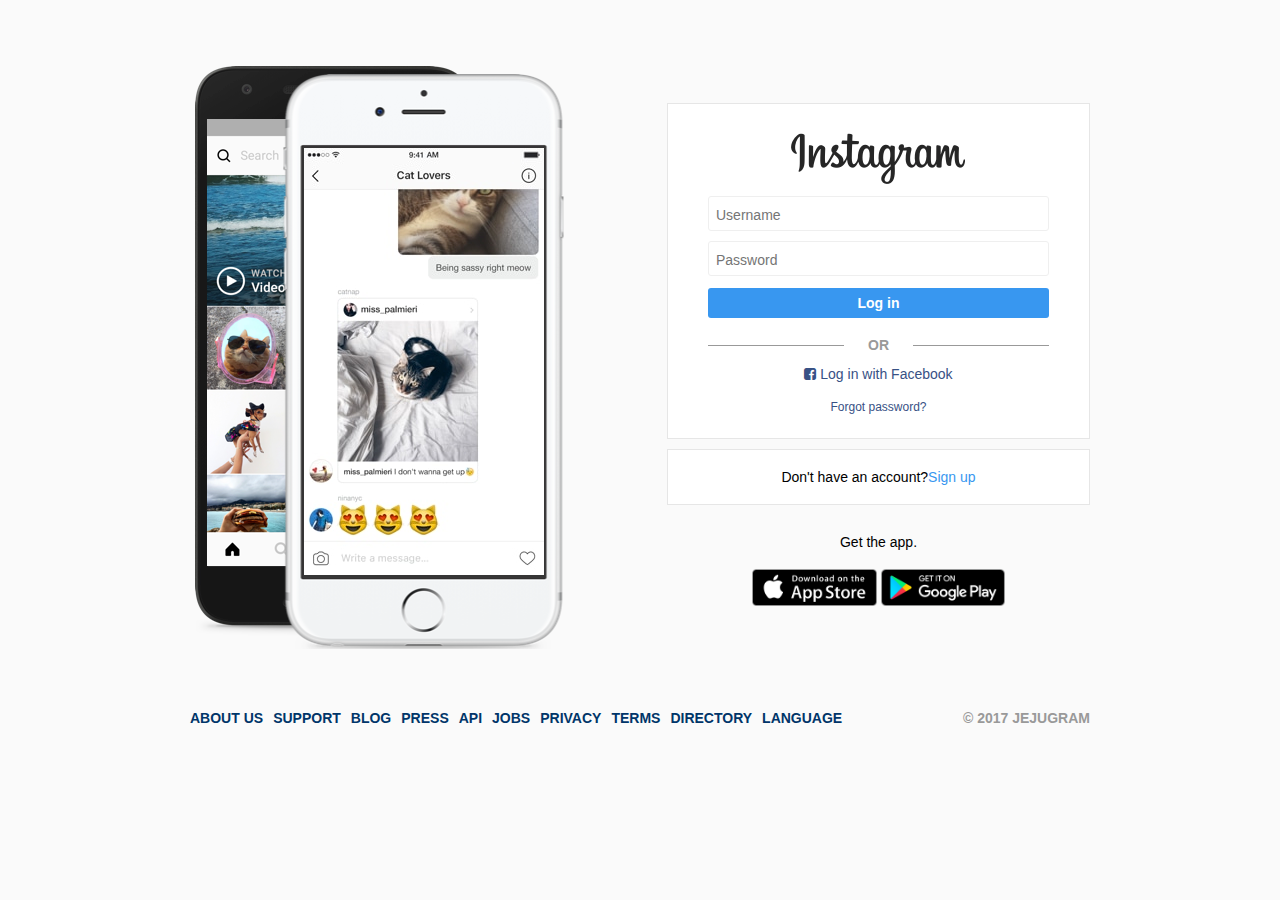
<file: index.html>
<!DOCTYPE html>
<html lang="en">
<head>
  <meta charset="UTF-8">
  <meta name="viewport" content="width=device-width, initial-scale=1.0">
  <meta http-equiv="X-UA-Compatible" content="ie=edge">
  <title>Login | Jejugram</title>
  <link href="https://maxcdn.bootstrapcdn.com/font-awesome/4.7.0/css/font-awesome.min.css"
    rel="stylesheet">
    <link rel="shortcut icon" href="images/favicon.ico">
    <link rel="stylesheet" href="css/styles.css">
</head>
<body>
  <main id="login">
    <div class="login__column">
      <img src="images/phoneImage.png" />
    </div>
    <div class="login__column">
      <div class="login__box">
        <img src="images/loginLogo.png" />
        <form action="feed.html" method="get" class="login__form">
          <input type="text" name="username" placeholder="Username" required>
          <input type="password" name="password" placeholder="Password" required>
          <input type="submit" value="Log in">
        </form>
        <span class="login__divider">
          or
        </span>
        <a href="http://facebook.com" class="login__fb-link"><i class="fa fa-facebook-square"></i> Log in with Facebook</a>
        <a href="#" class="login__small-link">Forgot password?</a>
      </div>
      <div class="login__box">
        <span class="login__text">
          Don't have an account? <br />
        </span>
        <a class="login__blue-link" href="#">Sign up</a>
      </div>
      <div class="login__t-box">
        <span class="login__text">
          Get the app.
        </span>
        <div class="login__appstores">
          <img src="images/ios.png" class="login__appstore" />
          <img src="images/android.png" class="login__appstore" />
        </div>
      </div>
    </div>
  </main>
  <footer>
    <nav class="footer__nav">
      <ul class="footer__list">
        <li class="footer__item"><a href="#" class="footer__link">About us</a></li>
        <li class="footer__item"><a href="#" class="footer__link">Support</a></li>
        <li class="footer__item"><a href="#" class="footer__link">Blog</a></li>
        <li class="footer__item"><a href="#" class="footer__link">Press</a></li>
        <li class="footer__item"><a href="#" class="footer__link">Api</a></li>
        <li class="footer__item"><a href="#" class="footer__link">Jobs</a></li>
        <li class="footer__item"><a href="#" class="footer__link">Privacy</a></li>
        <li class="footer__item"><a href="#" class="footer__link">Terms</a></li>
        <li class="footer__item"><a href="#" class="footer__link">Directory</a></li>
        <li class="footer__item"><a href="#" class="footer__link">Language</a></li>
      </ul>
    </nav>
    <span class="footer__copyright">© 2017 jejugram</span>
  </footer>
  <script src="https://code.jquery.com/jquery-3.2.1.min.js"></script>
  <script src="js/app.js"></script>
</body>
</html>
</file>
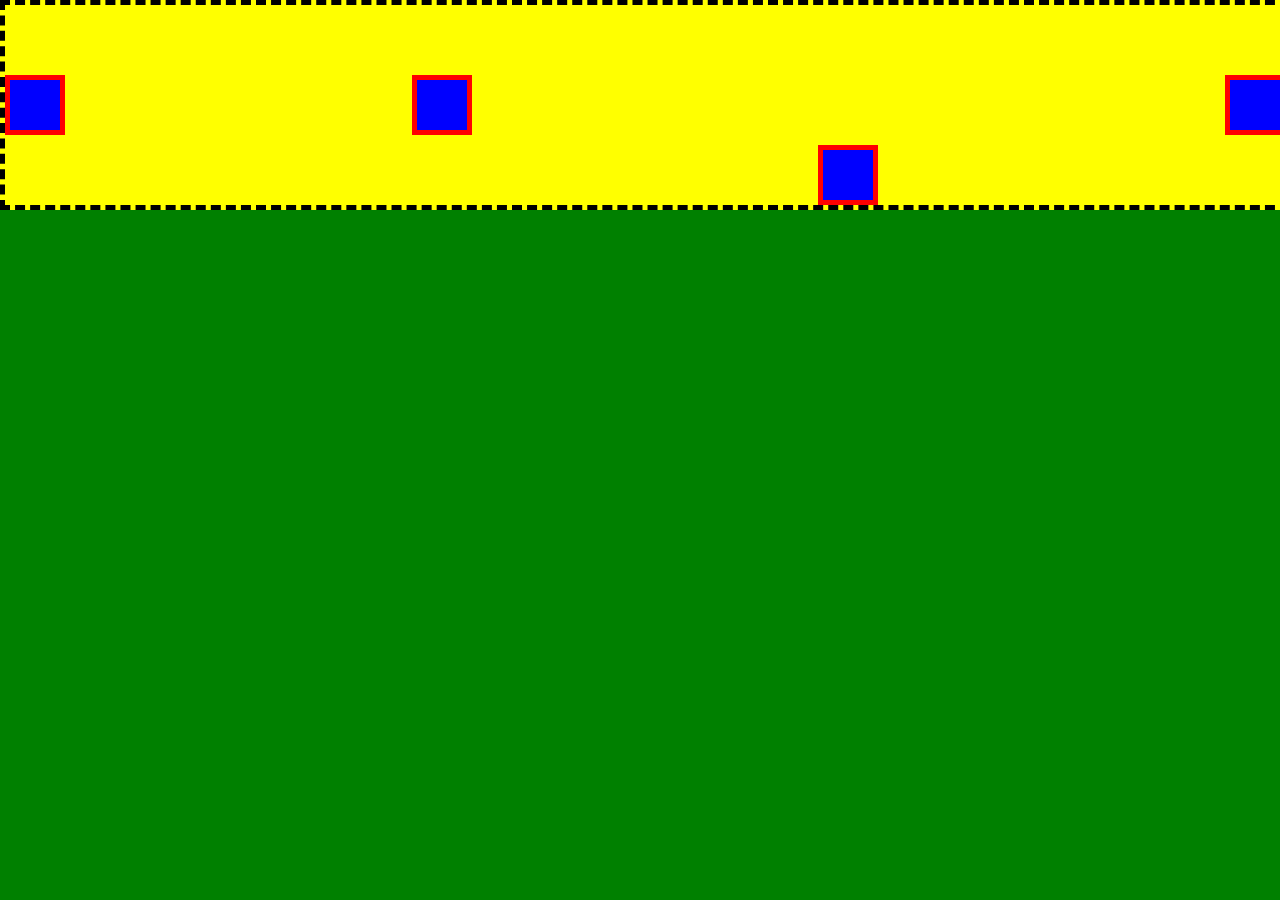
<file: css-examples.html>
<!DOCTYPE html>
<html lang="en">
<head>
  <meta charset="UTF-8">
  <meta name="viewport" content="width=device-width, initial-scale=1.0">
  <meta http-equiv="X-UA-Compatible" content="ie=edge">
  <title>CSS Examples</title>
  <style>
  html,body{
    margin:0;
    padding:0;
  }
  body{
    background: green;
  }
  .father{
    width:100%;
    height: 200px;
    border:5px dashed black;
    background-color: yellow;
    display: flex;
    justify-content: space-between;
    align-items: center;
  }

  .child{
    width:50px;
    height:50px;
    background: blue;
    border:5px solid red;
  }

.three{
  align-self: flex-end;
}
  </style>
</head>
<body>
  <div class="father">
    <div class="child"></div>
    <div class="child"></div>
    <div class="child three"></div>
    <div class="child"></div>
  </div>
</body>
</html>
</file>
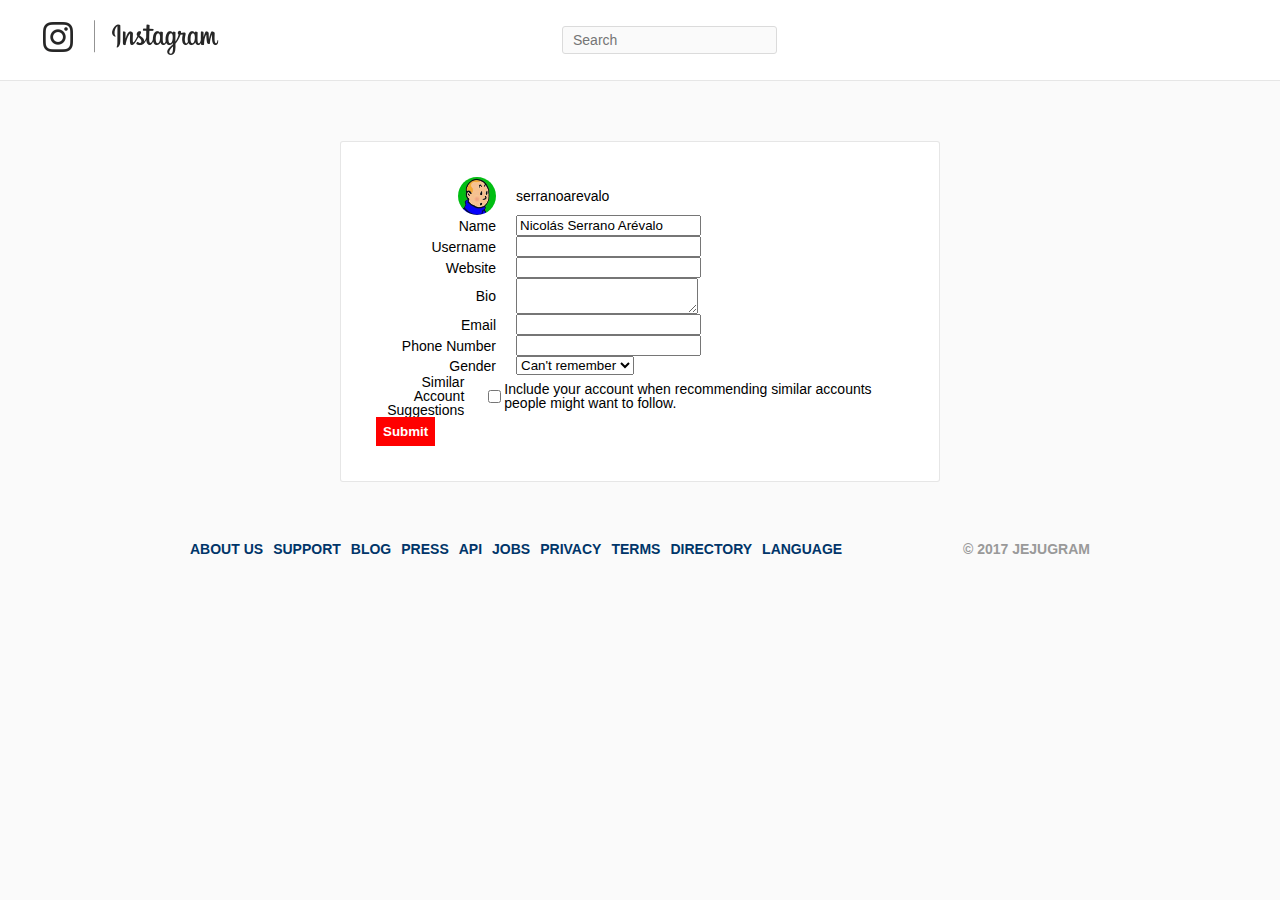
<file: edit-profile.html>
<!DOCTYPE html>
<html lang="en">
<head>
  <meta charset="UTF-8">
  <meta name="viewport" content="width=device-width, initial-scale=1.0">
  <meta http-equiv="X-UA-Compatible" content="ie=edge">
  <title>Edit Profile | Jejugram</title>
  <link href="https://maxcdn.bootstrapcdn.com/font-awesome/4.7.0/css/font-awesome.min.css"
    rel="stylesheet">
  <link rel="shortcut icon" href="images/favicon.ico">
  <link rel="stylesheet" href="css/styles.css">
</head>
<body>
  <nav class="navigation">
    <a href="feed.html">
      <img src="images/logo.png" />
    </a>
    <input type="text" placeholder="Search">
    <div class="navigation__links">
      <a href="explore.html" class="navigation__link">
          <i class="fa fa-compass"></i>
      </a>
      <a href="#" class="navigation__link">
          <i class="fa fa-heart-o"></i>
      </a>
      <a href="profile.html" class="navigation__link">
          <i class="fa fa-user-o"></i>
      </a>
    </div>
  </nav>
  <main id="edit-profile">
    <div class="edit-profile__container u-default-box">
      <header class="edit-profile__header">
        <div class="fucker-container">
          <img src="images/avatar.jpg" />
        </div>
        <!-- master comments -->
        <h1 class="edit-profile__username">serranoarevalo</h1>
      </header>
      <form class="edit-profile__form">
        <div class="edit-profile__row">
          <label class="edit-profile__label" for="name">Name</label>
          <input id="name" type="text" value="Nicolás Serrano Arévalo">
        </div>
        <div class="edit-profile__row">
          <label class="edit-profile__label" for="username">Username</label>
          <input id="username" type="text">
        </div>
        <div class="edit-profile__row">
          <label class="edit-profile__label" for="website">Website</label>
          <input id="website" type="url">
        </div>
        <div class="edit-profile__row">
          <label class="edit-profile__label" for="bio">Bio</label>
          <textarea id="bio"></textarea>
        </div>
        <div class="edit-profile__row">
          <label class="edit-profile__label" for="email">Email</label>
          <input id="email" type="email">
        </div>
        <div class="edit-profile__row">
          <label class="edit-profile__label" for="phone-number">Phone Number</label>
          <input id="phone-number" type="text">
        </div>
        <div class="edit-profile__row">
          <label class="edit-profile__label" for="gender">Gender</label>
          <select  id="gender">
            <option value="male">Male</option>
            <option value="female">Female</option>
            <option value="cant-remember" selected>Can't remember</option>
          </select>
        </div>
        <div class="edit-profile__row">
          <span class="edit-profile__label">Similar Account Suggestions</span>
          <input id="similar" type="checkbox">
          <label for="similar">Include your account when recommending similar accounts people might want to follow.</label>
        </div>
        <div class="edit-profile__row">
          <span></span>
          <input type="submit">
        </div>
      </form>
    </div>
  </main>
  <footer>
    <nav class="footer__nav">
      <ul class="footer__list">
        <li class="footer__item"><a href="#" class="footer__link">About us</a></li>
        <li class="footer__item"><a href="#" class="footer__link">Support</a></li>
        <li class="footer__item"><a href="#" class="footer__link">Blog</a></li>
        <li class="footer__item"><a href="#" class="footer__link">Press</a></li>
        <li class="footer__item"><a href="#" class="footer__link">Api</a></li>
        <li class="footer__item"><a href="#" class="footer__link">Jobs</a></li>
        <li class="footer__item"><a href="#" class="footer__link">Privacy</a></li>
        <li class="footer__item"><a href="#" class="footer__link">Terms</a></li>
        <li class="footer__item"><a href="#" class="footer__link">Directory</a></li>
        <li class="footer__item"><a href="#" class="footer__link">Language</a></li>
      </ul>
    </nav>
    <span class="footer__copyright">© 2017 jejugram</span>
  </footer>
  <script src="https://code.jquery.com/jquery-3.2.1.min.js"></script>
  <script src="js/app.js"></script>
</body>
</html>
</file>
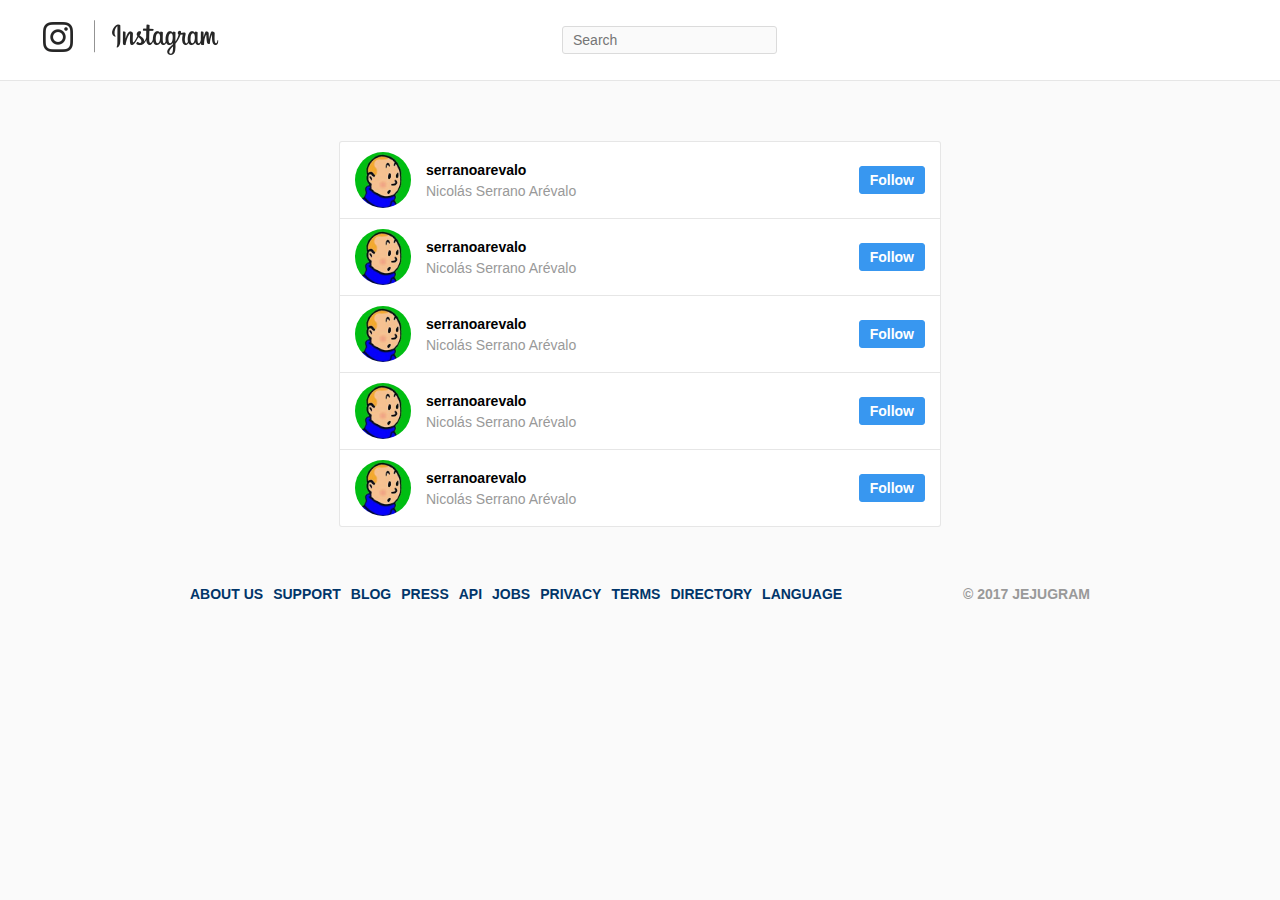
<file: explore.html>
<!DOCTYPE html>
<html lang="en">
<head>
  <meta charset="UTF-8">
  <meta name="viewport" content="width=device-width, initial-scale=1.0">
  <meta http-equiv="X-UA-Compatible" content="ie=edge">
  <title>Explore | Jejugram</title>
  <link href="https://maxcdn.bootstrapcdn.com/font-awesome/4.7.0/css/font-awesome.min.css"
    rel="stylesheet">
  <link rel="shortcut icon" href="images/favicon.ico">
  <link rel="stylesheet" href="css/styles.css">
</head>
<body>
  <nav class="navigation">
    <a href="feed.html">
      <img src="images/logo.png" />
    </a>
    <input type="text" placeholder="Search">
    <div class="navigation__links">
      <a href="explore.html" class="navigation__link">
          <i class="fa fa-compass"></i>
      </a>
      <a href="#" class="navigation__link">
          <i class="fa fa-heart-o"></i>
      </a>
      <a href="profile.html" class="navigation__link">
          <i class="fa fa-user-o"></i>
      </a>
    </div>
  </nav>
  <main id="explore">
    <ul class="explore__users u-default-box">
      <li class="explore__user">
        <div class="explore__content">
          <img src="images/avatar.jpg" />
          <div class="explore__info">
            <span class="explore__username">serranoarevalo</span>
            <span class="explore__full-name">Nicolás Serrano Arévalo</span>
          </div>
        </div>
        <button>Follow</button>
      </li>
      <li class="explore__user">
        <div class="explore__content">
          <img src="images/avatar.jpg" />
          <div class="explore__info">
            <span class="explore__username">serranoarevalo</span>
            <span class="explore__full-name">Nicolás Serrano Arévalo</span>
          </div>
        </div>
        <button>Follow</button>
      </li>
      <li class="explore__user">
        <div class="explore__content">
          <img src="images/avatar.jpg" />
          <div class="explore__info">
            <span class="explore__username">serranoarevalo</span>
            <span class="explore__full-name">Nicolás Serrano Arévalo</span>
          </div>
        </div>
        <button>Follow</button>
      </li>
      <li class="explore__user">
        <div class="explore__content">
          <img src="images/avatar.jpg" />
          <div class="explore__info">
            <span class="explore__username">serranoarevalo</span>
            <span class="explore__full-name">Nicolás Serrano Arévalo</span>
          </div>
        </div>
        <button>Follow</button>
      </li>
      <li class="explore__user">
        <div class="explore__content">
          <img src="images/avatar.jpg" />
          <div class="explore__info">
            <span class="explore__username">serranoarevalo</span>
            <span class="explore__full-name">Nicolás Serrano Arévalo</span>
          </div>
        </div>
        <button>Follow</button>
      </li>
    </ul>
  </main>
  <footer>
    <nav class="footer__nav">
      <ul class="footer__list">
        <li class="footer__item"><a href="#" class="footer__link">About us</a></li>
        <li class="footer__item"><a href="#" class="footer__link">Support</a></li>
        <li class="footer__item"><a href="#" class="footer__link">Blog</a></li>
        <li class="footer__item"><a href="#" class="footer__link">Press</a></li>
        <li class="footer__item"><a href="#" class="footer__link">Api</a></li>
        <li class="footer__item"><a href="#" class="footer__link">Jobs</a></li>
        <li class="footer__item"><a href="#" class="footer__link">Privacy</a></li>
        <li class="footer__item"><a href="#" class="footer__link">Terms</a></li>
        <li class="footer__item"><a href="#" class="footer__link">Directory</a></li>
        <li class="footer__item"><a href="#" class="footer__link">Language</a></li>
      </ul>
    </nav>
    <span class="footer__copyright">© 2017 jejugram</span>
  </footer>
  <script src="https://code.jquery.com/jquery-3.2.1.min.js"></script>
  <script src="js/app.js"></script>
</body>
</html>
</file>
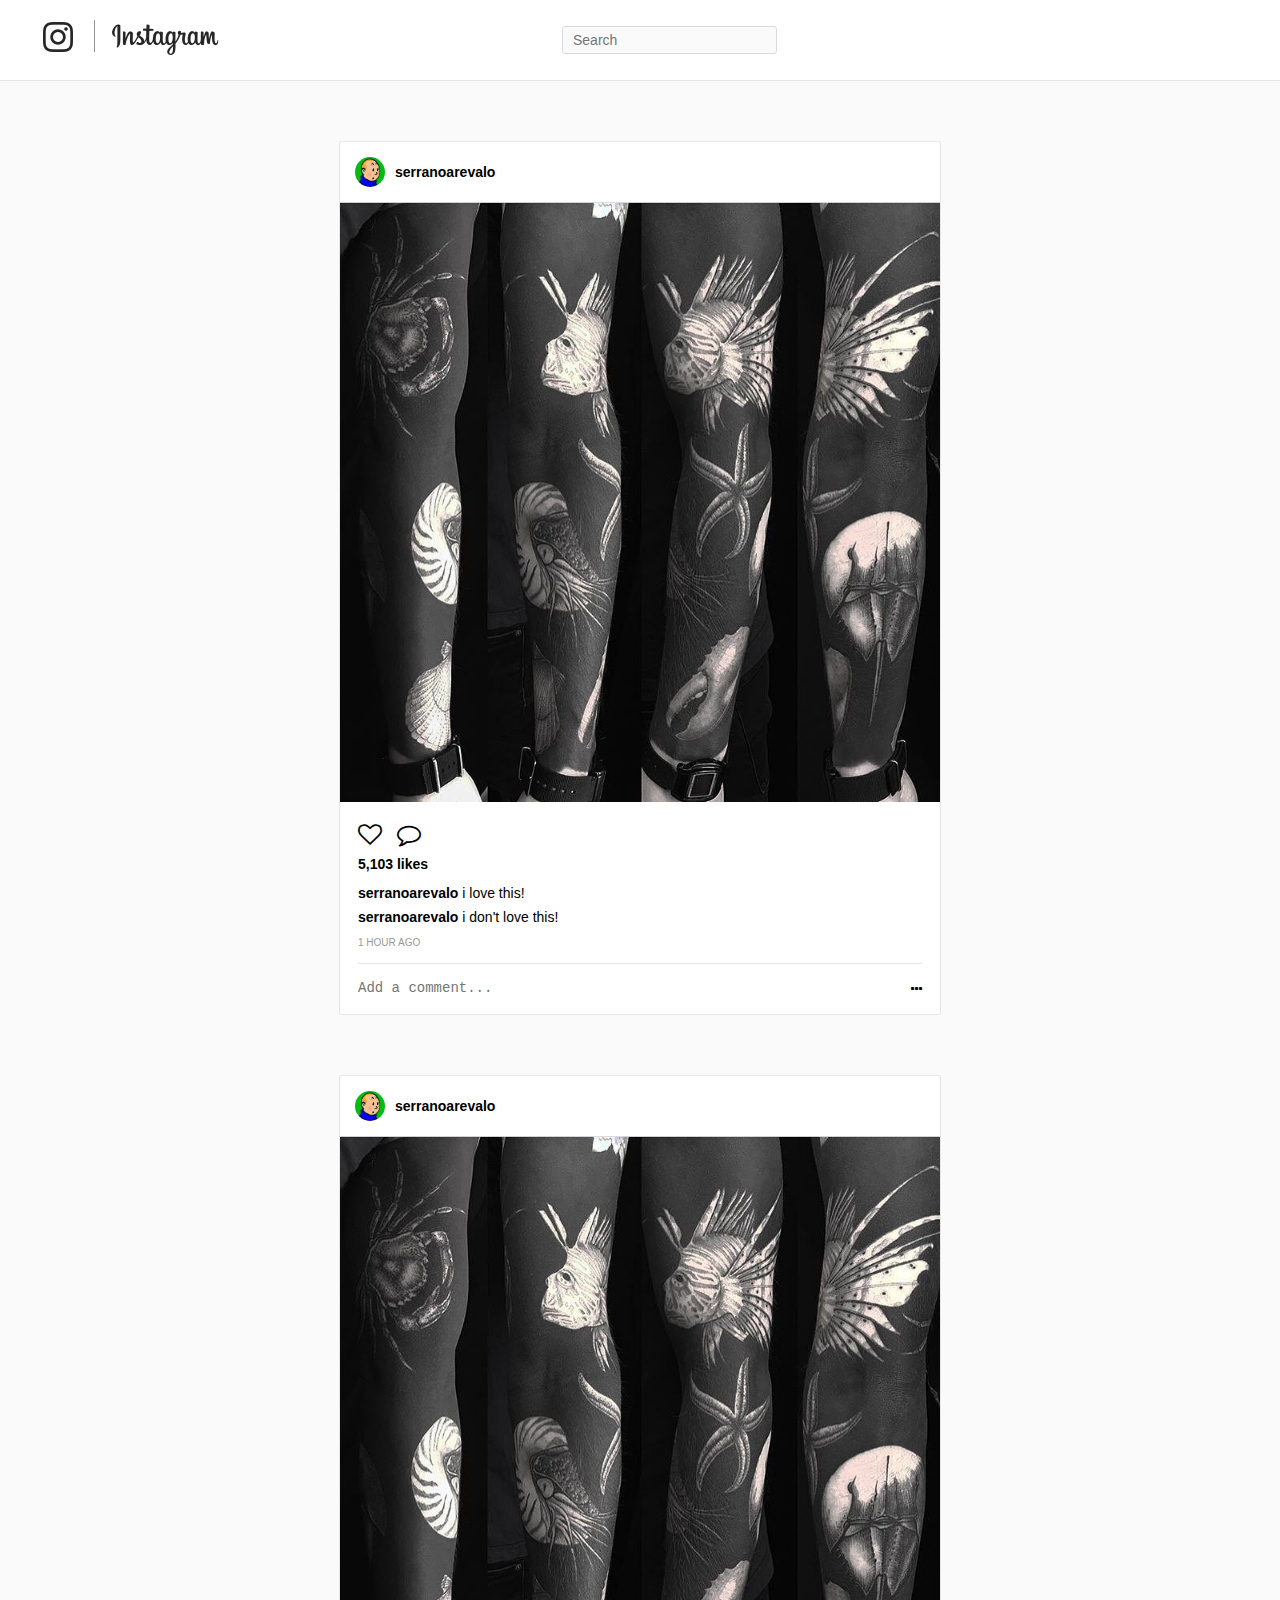
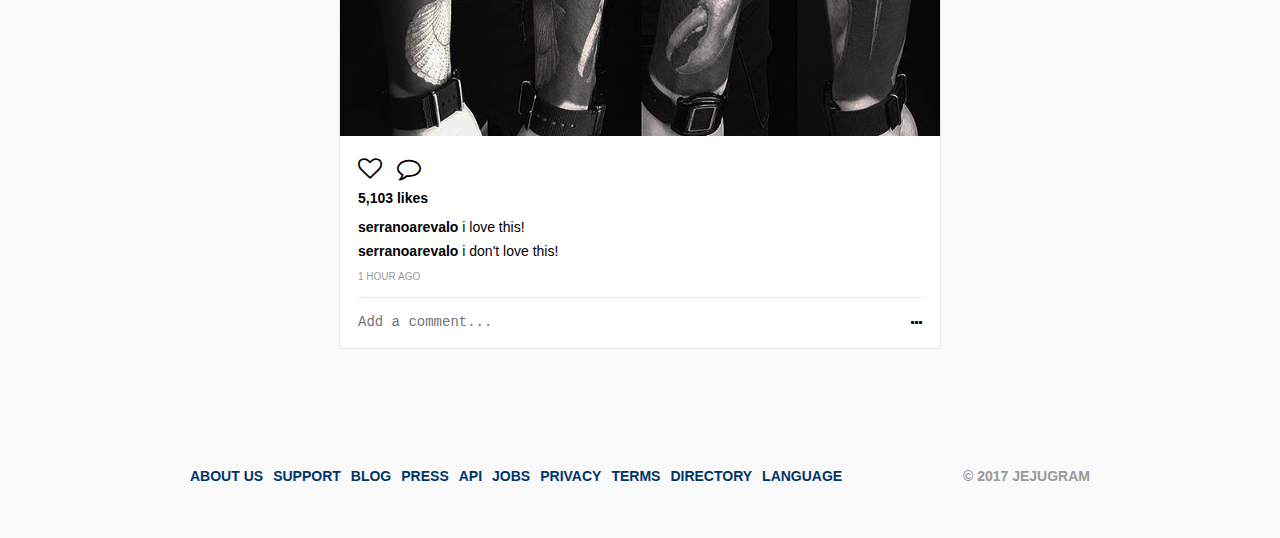
<file: feed.html>
<!DOCTYPE html>
<html lang="en">
<head>
  <meta charset="UTF-8">
  <meta name="viewport" content="width=device-width, initial-scale=1.0">
  <meta http-equiv="X-UA-Compatible" content="ie=edge">
  <title>Feed | Jejugram</title>
  <link href="https://maxcdn.bootstrapcdn.com/font-awesome/4.7.0/css/font-awesome.min.css"
    rel="stylesheet">
    <link rel="shortcut icon" href="images/favicon.ico">
    <link rel="stylesheet" href="css/styles.css">
</head>
<body>
  <nav class="navigation">
    <a href="feed.html">
      <img src="images/logo.png" />
    </a>
    <input type="text" placeholder="Search">
    <div class="navigation__links">
      <a href="explore.html" class="navigation__link">
          <i class="fa fa-compass"></i>
      </a>
      <a href="#" class="navigation__link">
          <i class="fa fa-heart-o"></i>
      </a>
      <a href="profile.html" class="navigation__link">
          <i class="fa fa-user-o"></i>
      </a>
    </div>
  </nav>
  <main id="feed">
    <div class="photo u-default-box">
      <header class="photo__header">
        <img src="images/avatar.jpg" />
        <span class="photo__username">serranoarevalo</span>
      </header>
      <img src="images/feedPhoto.jpg" />
      <div class="photo__info">
          <div class="photo__actions">
            <span class="photo__action">
              <i class="fa fa-heart-o heart"></i>
            </span>
            <span class="photo__action">
              <i class="fa fa-comment-o"></i>
            </span>
          </div>
          <span class="photo__likes">5,103 likes</span>
          <ul class="photo__comments">
            <li class="photo__comment">
              <span class="photo__comment-author">serranoarevalo</span> i love this!
            </li>
            <li class="photo__comment">
              <span class="photo__comment-author">serranoarevalo</span> i don't love this!
            </li>
          </ul>
          <span class="photo__date">1 hour ago</span>
          <div class="photo__add-comment-container">
            <textarea placeholder="Add a comment..."></textarea>
            <i class="fa fa-ellipsis-h"></i>
          </div>
      </div>
    </div>
    <div class="photo u-default-box">
      <header class="photo__header">
        <img src="images/avatar.jpg" />
        <span class="photo__username">serranoarevalo</span>
      </header>
      <img src="images/feedPhoto.jpg" />
      <div class="photo__info">
          <div class="photo__actions">
            <span class="photo__action">
              <i class="fa fa-heart-o heart"></i>
            </span>
            <span class="photo__action">
              <i class="fa fa-comment-o"></i>
            </span>
          </div>
          <span class="photo__likes">5,103 likes</span>
          <ul class="photo__comments">
            <li class="photo__comment">
              <span class="photo__comment-author">serranoarevalo</span> i love this!
            </li>
            <li class="photo__comment">
              <span class="photo__comment-author">serranoarevalo</span> i don't love this!
            </li>
          </ul>
          <span class="photo__date">1 hour ago</span>
          <div class="photo__add-comment-container">
            <textarea placeholder="Add a comment..."></textarea>
            <i class="fa fa-ellipsis-h"></i>
          </div>
      </div>
    </div>
  </main>
  <footer>
    <nav class="footer__nav">
      <ul class="footer__list">
        <li class="footer__item"><a href="#" class="footer__link">About us</a></li>
        <li class="footer__item"><a href="#" class="footer__link">Support</a></li>
        <li class="footer__item"><a href="#" class="footer__link">Blog</a></li>
        <li class="footer__item"><a href="#" class="footer__link">Press</a></li>
        <li class="footer__item"><a href="#" class="footer__link">Api</a></li>
        <li class="footer__item"><a href="#" class="footer__link">Jobs</a></li>
        <li class="footer__item"><a href="#" class="footer__link">Privacy</a></li>
        <li class="footer__item"><a href="#" class="footer__link">Terms</a></li>
        <li class="footer__item"><a href="#" class="footer__link">Directory</a></li>
        <li class="footer__item"><a href="#" class="footer__link">Language</a></li>
      </ul>
    </nav>
    <span class="footer__copyright">© 2017 jejugram</span>
  </footer>
  <script src="https://code.jquery.com/jquery-3.2.1.min.js"></script>
  <script src="js/app.js"></script>
</body>
</html>
</file>
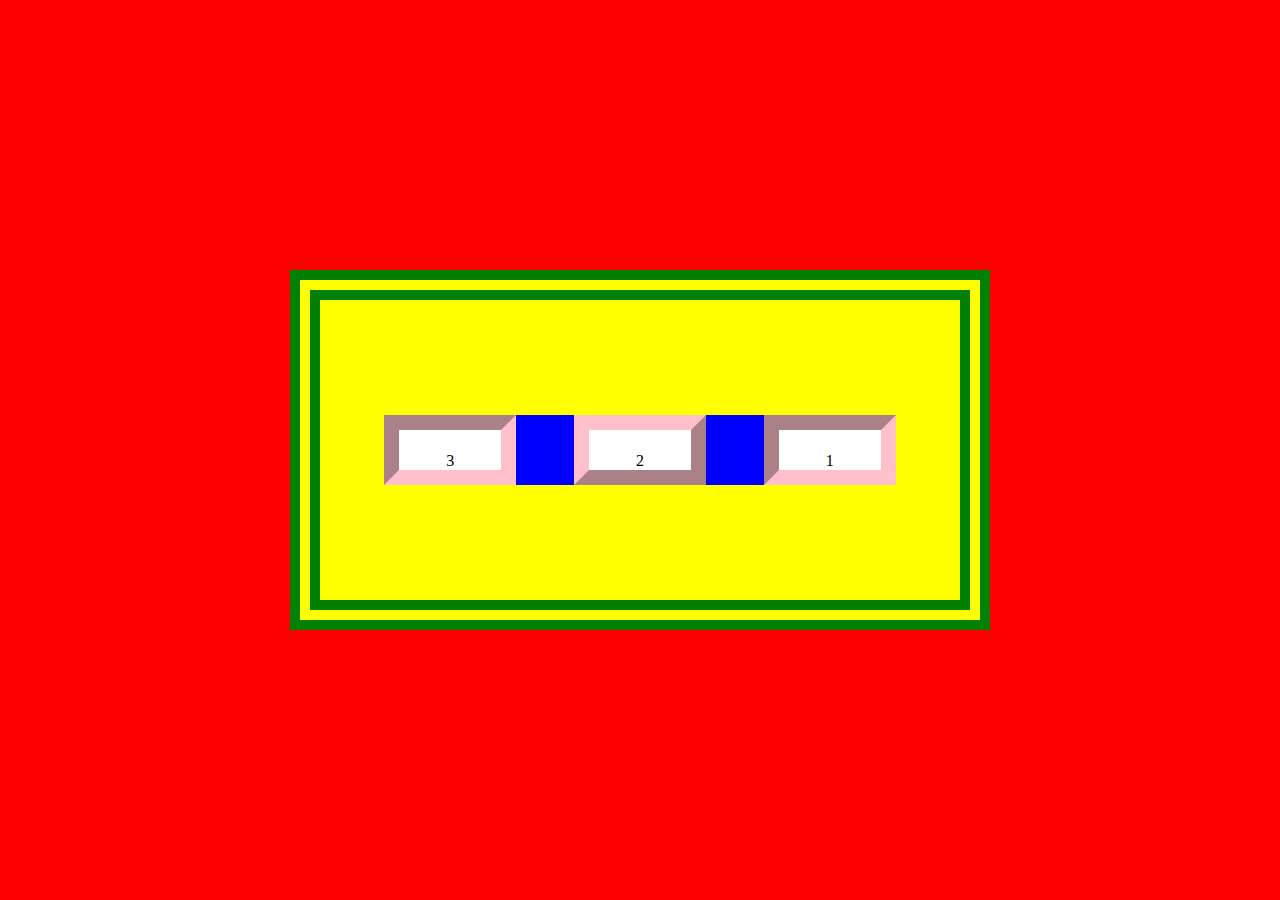
<file: homework.html>
<!DOCTYPE html>
<html lang="en">
<head>
  <meta charset="UTF-8">
  <meta name="viewport" content="width=device-width, initial-scale=1.0">
  <meta http-equiv="X-UA-Compatible" content="ie=edge">
  <title>Homework</title>
  <style>
  html{
    height: 100%;
  }
 html,body{
   padding:0;
   margin:0;
 }
 body{
   display: flex;
   justify-content: center;
   align-items: center;
   background:red;
   height: 100%;
 }
 .feed{
   width:50%;
   height: 300px;
   background: yellow;
   border:30px double green;
   display: flex;
   align-items: center;
   justify-content: center;
 }
 .feed-child{
   background: blue;
   height: 70px;
   width:80%;
   display: flex;
   flex-flow: row-reverse;
   justify-content: space-between;
 }
 .feed-grandchild{
   width:20%;
   background-color: white;
   display: flex;
   align-items: flex-end;
   justify-content: center;
   border:15px inset pink;
 }
 .different{
   border-style:outset;
 }
  </style>
</head>
<body>
  <div class="feed">
    <div class="feed-child">
      <div class="feed-grandchild">1</div>
      <div class="feed-grandchild different">2</div>
      <div class="feed-grandchild ">3</div>
    </div>
  </div>
</body>
</html>
</file>
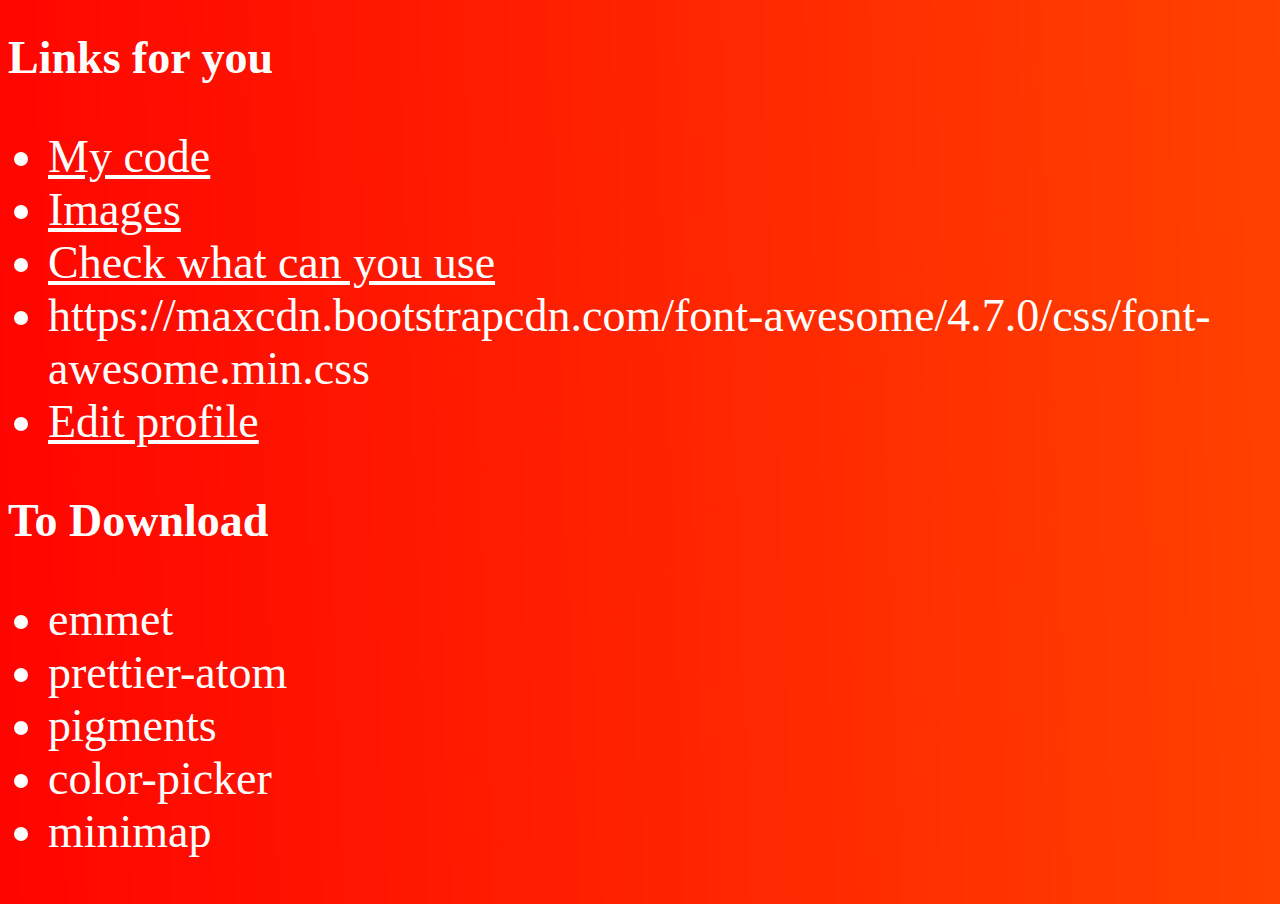
<file: links.html>
<!DOCTYPE html>
<html lang="en">

  <head>
    <meta charset="UTF-8">
    <title>Links</title>
    <style>
      body {
        background: linear-gradient(268deg, #fff500, #ff0000);
        background-size: 400% 400%;
        -webkit-animation: AnimationName 10s ease infinite;
        -moz-animation: AnimationName 10s ease infinite;
        animation: AnimationName 10s ease infinite;
      }
      @-webkit-keyframes AnimationName {
        0% {
          background-position: 0% 50%
        }
        50% {
          background-position: 100% 50%
        }
        100% {
          background-position: 0% 50%
        }
      }
      @-moz-keyframes AnimationName {
        0% {
          background-position: 0% 50%
        }
        50% {
          background-position: 100% 50%
        }
        100% {
          background-position: 0% 50%
        }
      }
      @keyframes AnimationName {
        0% {
          background-position: 0% 50%
        }
        50% {
          background-position: 100% 50%
        }
        100% {
          background-position: 0% 50%
        }
      }
      * {
        color: white;
        font-size: 46px;
      }
    </style>
  </head>

  <body>
    <h1>Links for you</h1>
    <ul>
      <li><a href="https://github.com/nomadcoders/jejugram" target="_blank">My code</a></li>
      <li><a href="images" target="_blank">Images</a></li>
      <li><a href="https://caniuse.com">Check what can you use</a></li>
      <li>https://maxcdn.bootstrapcdn.com/font-awesome/4.7.0/css/font-awesome.min.css</li>
      <li><a href="https://serranoarevalo.github.io/instaclone/edit-profile.html">Edit profile</a></li>
    </ul>

    <h1>To Download</h1>
    <ul>
      <li>emmet</li>
      <li>prettier-atom</li>
      <li>pigments</li>
      <li>color-picker</li>
      <li>minimap</li>
    </ul>
  </body>

</html>
</file>
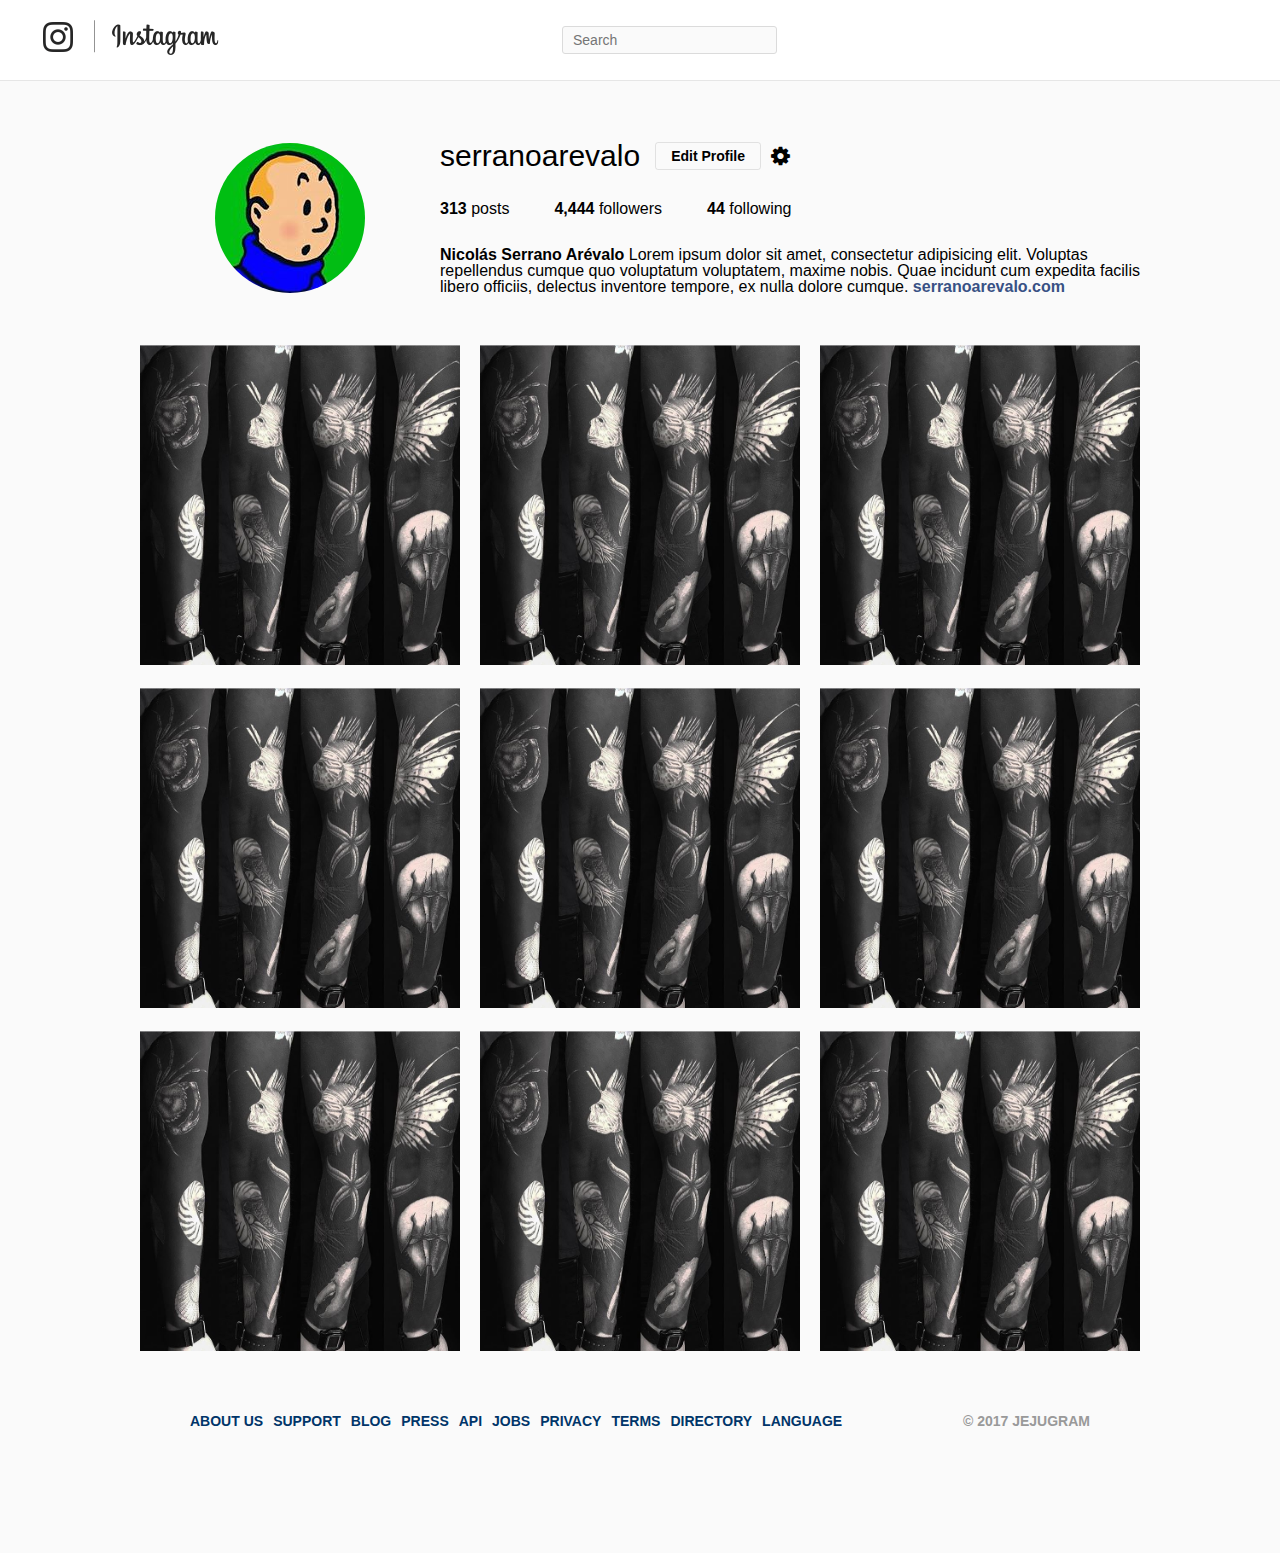
<file: profile.html>
<!DOCTYPE html>
<html lang="en">
<head>
  <meta charset="UTF-8">
  <meta name="viewport" content="width=device-width, initial-scale=1.0">
  <meta http-equiv="X-UA-Compatible" content="ie=edge">
  <title>Profile | Jejugram</title>
  <link href="https://maxcdn.bootstrapcdn.com/font-awesome/4.7.0/css/font-awesome.min.css"
    rel="stylesheet">
  <link rel="shortcut icon" href="images/favicon.ico">
  <link rel="stylesheet" href="css/styles.css">
</head>
<body>
  <nav class="navigation">
    <a href="feed.html">
      <img src="images/logo.png" />
    </a>
    <input type="text" placeholder="Search">
    <div class="navigation__links">
      <a href="explore.html" class="navigation__link">
          <i class="fa fa-compass"></i>
      </a>
      <a href="#" class="navigation__link">
          <i class="fa fa-heart-o"></i>
      </a>
      <a href="profile.html" class="navigation__link">
          <i class="fa fa-user-o"></i>
      </a>
    </div>
  </nav>
  <main id="profile">
      <header class="profile__header">
        <div class="avatar__container">
          <img src="images/avatar.jpg" />
        </div>
        <div class="profile__info">
          <div class="profile__title">
            <h1>serranoarevalo</h1>
            <a href="edit-profile.html">
              <button>Edit Profile</button>
            </a>
            <i class="fa fa-cog fa-lg"></i>
          </div>
          <ul class="profile__stats">
            <li class="profile__stat">
                <span class="profile__stat-number">313</span> posts
            </li>
            <li class="profile__stat">
                <span class="profile__stat-number">4,444</span> followers
            </li>
            <li class="profile__stat">
                <span class="profile__stat-number">44</span> following
            </li>
          </ul>
          <p class="profile__bio">
            <span class="profile__fullname">Nicolás Serrano Arévalo</span>
             Lorem ipsum dolor sit amet, consectetur adipisicing elit.
             Voluptas repellendus cumque quo voluptatum voluptatem,
             maxime nobis. Quae incidunt cum expedita facilis libero officiis,
             delectus inventore tempore, ex nulla dolore cumque.
             <a href="http://serranoarevalo.com" class="profile__link">serranoarevalo.com</a>
          </p>
        </div>
      </header>
      <div class="profile__photo-grid">
        <div class="profile__photo-row">
          <div class="profile__photo">
            <a href="image-detail.html">
              <img src="images/feedPhoto.jpg">
              <div class="profile__photo-overlay">
                  <span class="profile__photo-stat">
                    <i class="fa fa-heart"></i> 504
                  </span>
                  <span class="profile__photo-stat">
                    <i class="fa fa-comment"></i> 22
                  </span>
              </div>
            </a>
          </div>
          <div class="profile__photo">
            <a href="image-detail.html">
              <img src="images/feedPhoto.jpg">
              <div class="profile__photo-overlay">
                  <span class="profile__photo-stat">
                    <i class="fa fa-heart"></i> 504
                  </span>
                  <span class="profile__photo-stat">
                    <i class="fa fa-comment"></i> 22
                  </span>
              </div>
            </a>
          </div>
          <div class="profile__photo">
            <a href="image-detail.html">
              <img src="images/feedPhoto.jpg">
              <div class="profile__photo-overlay">
                  <span class="profile__photo-stat">
                    <i class="fa fa-heart"></i> 504
                  </span>
                  <span class="profile__photo-stat">
                    <i class="fa fa-comment"></i> 22
                  </span>
              </div>
            </a>
          </div>
        </div>
        <div class="profile__photo-row">
          <div class="profile__photo">
            <a href="image-detail.html">
              <img src="images/feedPhoto.jpg">
              <div class="profile__photo-overlay">
                  <span class="profile__photo-stat">
                    <i class="fa fa-heart"></i> 504
                  </span>
                  <span class="profile__photo-stat">
                    <i class="fa fa-comment"></i> 22
                  </span>
              </div>
            </a>
          </div>
          <div class="profile__photo">
            <a href="image-detail.html">
              <img src="images/feedPhoto.jpg">
              <div class="profile__photo-overlay">
                  <span class="profile__photo-stat">
                    <i class="fa fa-heart"></i> 504
                  </span>
                  <span class="profile__photo-stat">
                    <i class="fa fa-comment"></i> 22
                  </span>
              </div>
            </a>
          </div>
          <div class="profile__photo">
            <a href="image-detail.html">
              <img src="images/feedPhoto.jpg">
              <div class="profile__photo-overlay">
                  <span class="profile__photo-stat">
                    <i class="fa fa-heart"></i> 504
                  </span>
                  <span class="profile__photo-stat">
                    <i class="fa fa-comment"></i> 22
                  </span>
              </div>
            </a>
          </div>
        </div>
        <div class="profile__photo-row">
          <div class="profile__photo">
            <a href="image-detail.html">
              <img src="images/feedPhoto.jpg">
              <div class="profile__photo-overlay">
                  <span class="profile__photo-stat">
                    <i class="fa fa-heart"></i> 504
                  </span>
                  <span class="profile__photo-stat">
                    <i class="fa fa-comment"></i> 22
                  </span>
              </div>
            </a>
          </div>
          <div class="profile__photo">
            <a href="image-detail.html">
              <img src="images/feedPhoto.jpg">
              <div class="profile__photo-overlay">
                  <span class="profile__photo-stat">
                    <i class="fa fa-heart"></i> 504
                  </span>
                  <span class="profile__photo-stat">
                    <i class="fa fa-comment"></i> 22
                  </span>
              </div>
            </a>
          </div>
          <div class="profile__photo">
            <a href="image-detail.html">
              <img src="images/feedPhoto.jpg">
              <div class="profile__photo-overlay">
                  <span class="profile__photo-stat">
                    <i class="fa fa-heart"></i> 504
                  </span>
                  <span class="profile__photo-stat">
                    <i class="fa fa-comment"></i> 22
                  </span>
              </div>
            </a>
          </div>
        </div>
      </div>
  </main>
  <footer>
    <nav class="footer__nav">
      <ul class="footer__list">
        <li class="footer__item"><a href="#" class="footer__link">About us</a></li>
        <li class="footer__item"><a href="#" class="footer__link">Support</a></li>
        <li class="footer__item"><a href="#" class="footer__link">Blog</a></li>
        <li class="footer__item"><a href="#" class="footer__link">Press</a></li>
        <li class="footer__item"><a href="#" class="footer__link">Api</a></li>
        <li class="footer__item"><a href="#" class="footer__link">Jobs</a></li>
        <li class="footer__item"><a href="#" class="footer__link">Privacy</a></li>
        <li class="footer__item"><a href="#" class="footer__link">Terms</a></li>
        <li class="footer__item"><a href="#" class="footer__link">Directory</a></li>
        <li class="footer__item"><a href="#" class="footer__link">Language</a></li>
      </ul>
    </nav>
    <span class="footer__copyright">© 2017 jejugram</span>
  </footer>
  <div class="profile__overlay">
    <i class="fa fa-times"></i>
    <div class="profile__overlay-container">
      <a href="#" class="profile__overlay-link">Change password</a>
      <a href="#" class="profile__overlay-link">Authorize Apps</a>
      <a href="#" class="profile__overlay-link">Notifications</a>
      <a href="#" class="profile__overlay-link" id="logout">Log Out</a>
      <a href="#" class="profile__overlay-link" id="cancel">Cancel</a>
    </div>
  </div>
  <script src="https://code.jquery.com/jquery-3.2.1.min.js"></script>
  <script src="js/app.js"></script>
</body>
</html>
</file>
<file: css/styles.css>
@import url('https://fonts.googleapis.com/css?family=Open+Sans:400,600');
@import 'reset.css';
@import 'globals.css';
@import 'login.css';
@import 'footer.css';
@import 'navigation.css';
@import 'explore.css';
@import 'feed.css';
@import 'profile.css';
@import 'edit-profile.css';
@import 'iphone.css';
</file>
